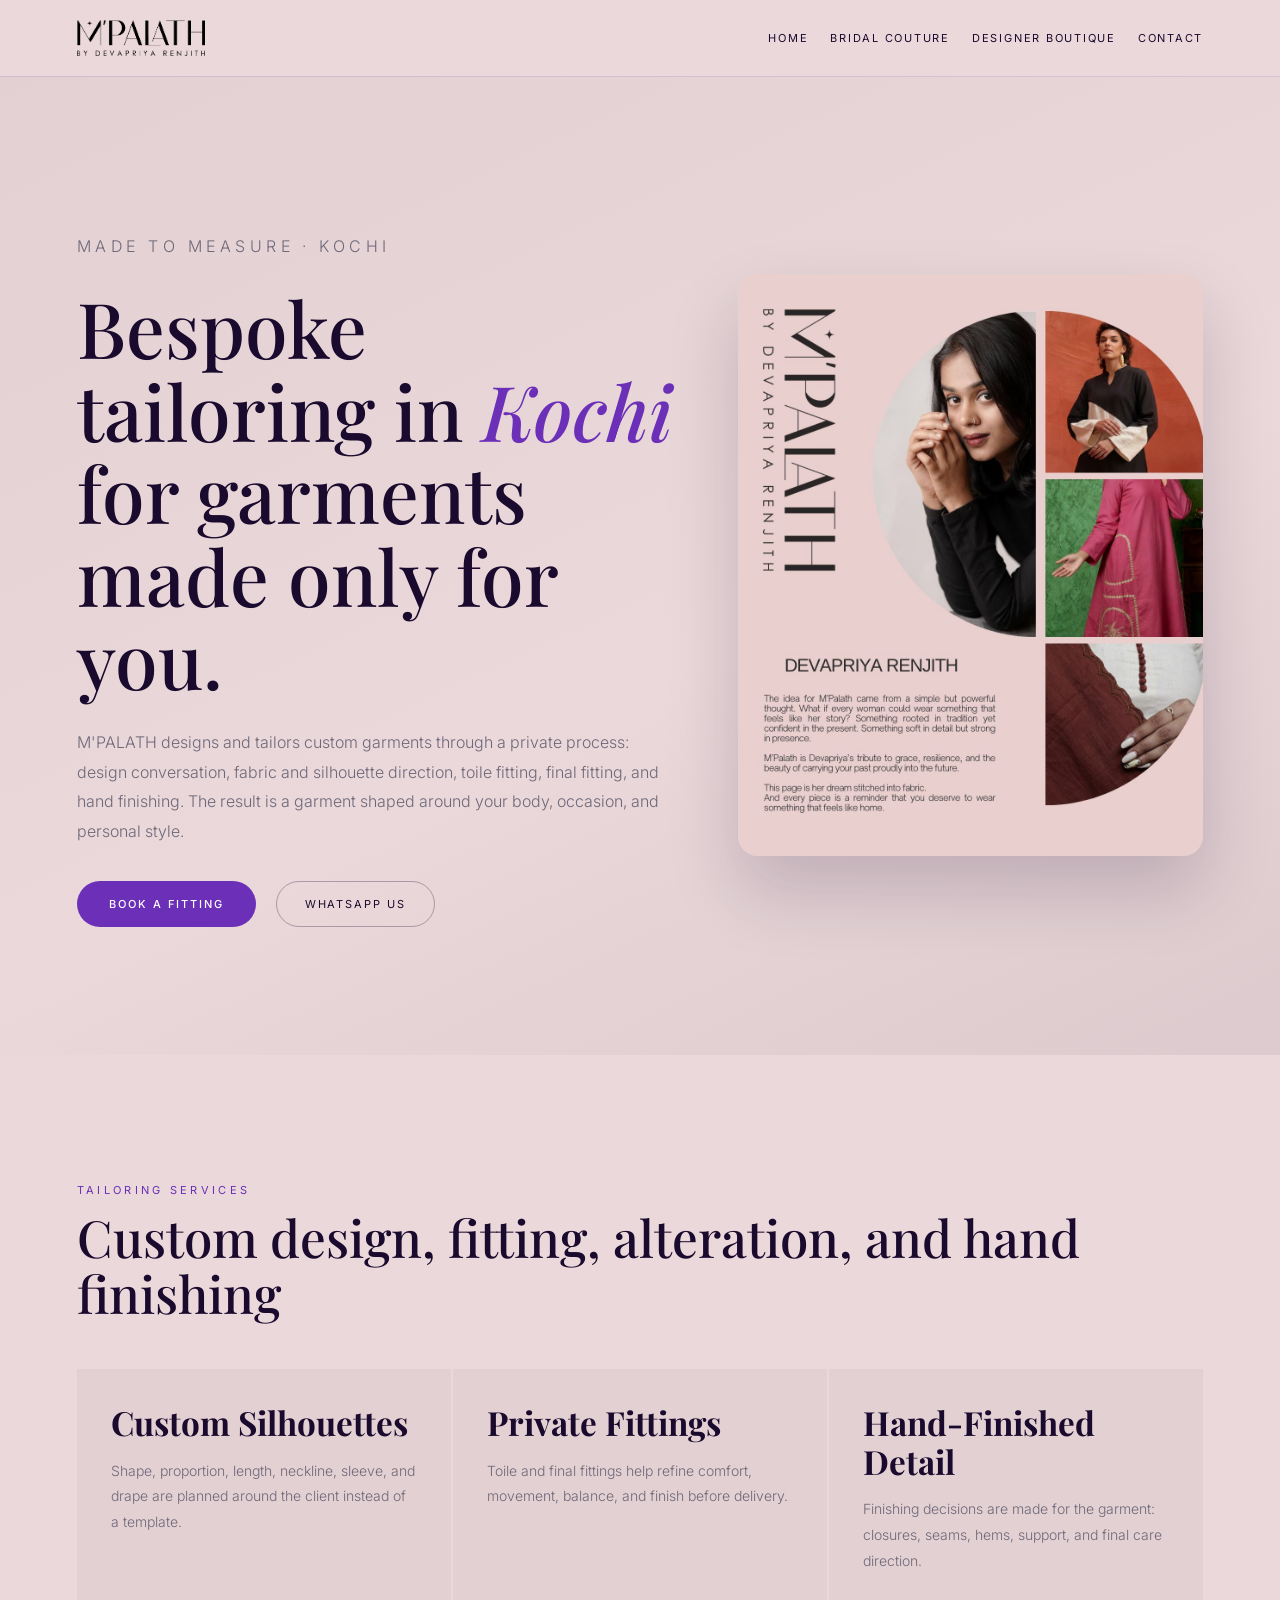
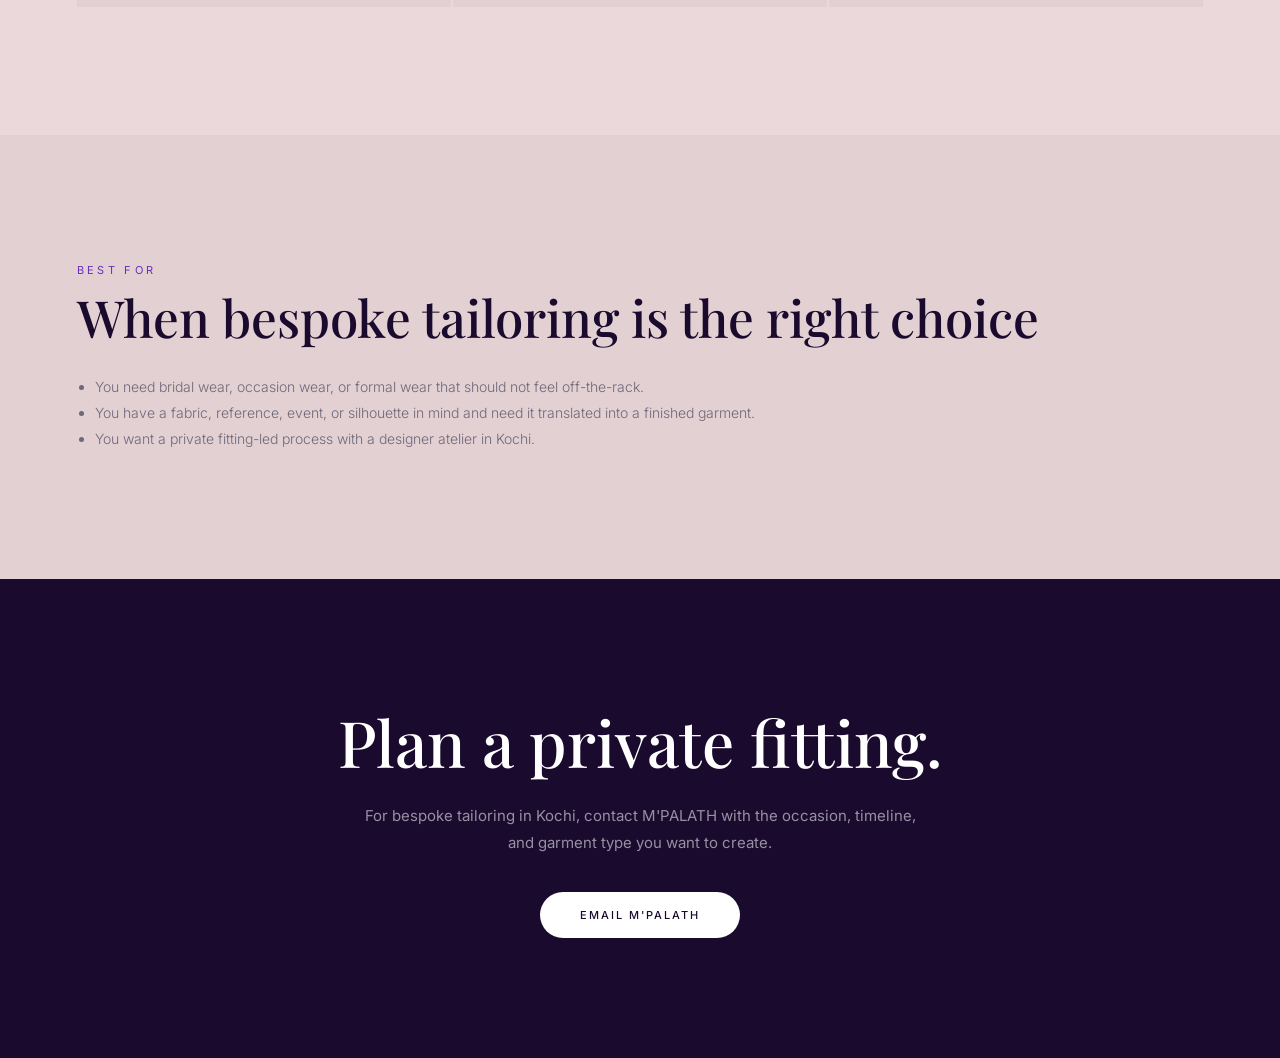
<file: bespoke-tailoring-kochi.html>
<!DOCTYPE html>
<html lang="en">

<head>
  <meta charset="UTF-8">
  <meta name="viewport" content="width=device-width, initial-scale=1.0">
  <meta name="theme-color" content="#0E0718">
  <meta name="robots" content="index, follow, max-image-preview:large, max-snippet:-1, max-video-preview:-1">
  <meta name="author" content="M'PALATH by Devapriya Renjith">
  <meta name="geo.region" content="IN-KL">
  <meta name="geo.placename" content="Kochi, Kerala">
  <link rel="canonical" href="https://www.mpalath.com/bespoke-tailoring-kochi.html">
  <link rel="icon" href="/favicon.ico" sizes="any">
  <link rel="icon" type="image/svg+xml" href="/assets/favicon.svg">
  <link rel="icon" type="image/png" sizes="48x48" href="/assets/favicon-48.png">
  <link rel="icon" type="image/png" sizes="96x96" href="/assets/favicon-96.png">
  <link rel="apple-touch-icon" sizes="180x180" href="/assets/apple-touch-icon.png">
  <link rel="manifest" href="/site.webmanifest">
  <title>Bespoke Tailoring in Kochi | M'PALATH Designer Atelier</title>
  <meta name="description"
    content="M'PALATH offers bespoke tailoring in Kochi for bridal wear, occasion wear, and made-to-measure garments with design, fabric, fitting, and finishing by appointment.">
  <meta property="og:type" content="website">
  <meta property="og:locale" content="en_IN">
  <meta property="og:site_name" content="M'PALATH">
  <meta property="og:url" content="https://www.mpalath.com/bespoke-tailoring-kochi.html">
  <meta property="og:title" content="Bespoke Tailoring in Kochi | M'PALATH">
  <meta property="og:description"
    content="Made-to-measure bridal, occasion, and special garments through private fittings in Kochi.">
  <meta property="og:image" content="https://www.mpalath.com/assets/og-image.jpg">
  <meta name="twitter:card" content="summary_large_image">
  <meta name="twitter:title" content="Bespoke Tailoring in Kochi | M'PALATH">
  <meta name="twitter:description" content="Private bespoke tailoring appointments for custom garments in Kochi.">
  <meta name="twitter:image" content="https://www.mpalath.com/assets/og-image.jpg">
  <script type="application/ld+json">
  {
    "@context": "https://schema.org",
    "@graph": [
      {
        "@type": "Service",
        "@id": "https://www.mpalath.com/bespoke-tailoring-kochi.html#service",
        "name": "Bespoke Tailoring in Kochi",
        "serviceType": "Bespoke tailoring",
        "provider": { "@id": "https://www.mpalath.com/#boutique" },
        "areaServed": { "@type": "City", "name": "Kochi" },
        "description": "Personalized garment design, silhouette development, fabric guidance, toile fittings, and hand-finished bespoke tailoring in Kochi."
      },
      {
        "@type": "WebPage",
        "@id": "https://www.mpalath.com/bespoke-tailoring-kochi.html#webpage",
        "url": "https://www.mpalath.com/bespoke-tailoring-kochi.html",
        "name": "Bespoke Tailoring in Kochi | M'PALATH Designer Atelier",
        "about": { "@id": "https://www.mpalath.com/bespoke-tailoring-kochi.html#service" },
        "isPartOf": { "@id": "https://www.mpalath.com/#website" },
        "inLanguage": "en-IN"
      },
      {
        "@type": "BreadcrumbList",
        "@id": "https://www.mpalath.com/bespoke-tailoring-kochi.html#breadcrumb",
        "itemListElement": [
          { "@type": "ListItem", "position": 1, "name": "Home", "item": "https://www.mpalath.com/" },
          { "@type": "ListItem", "position": 2, "name": "Bespoke Tailoring Kochi", "item": "https://www.mpalath.com/bespoke-tailoring-kochi.html" }
        ]
      }
    ]
  }
  </script>
  <link rel="preconnect" href="https://fonts.googleapis.com">
  <link rel="preconnect" href="https://fonts.gstatic.com" crossorigin>
  <link
    href="https://fonts.googleapis.com/css2?family=Playfair+Display:ital,wght@0,400;0,500;0,600;0,700;1,400;1,500&family=Inter:wght@300;400;500&display=swap"
    rel="stylesheet">
  <link rel="stylesheet" href="styles.css">
</head>

<body class="intent-page">
  <nav class="intent-nav">
    <a href="/" class="nav-logo" aria-label="M'PALATH home">
      <img src="assets/mpalath-logo.png" alt="M'PALATH Studio Logo" class="nav-logo-img">
    </a>
    <div class="intent-nav-links" aria-label="Service navigation">
      <a href="/">Home</a>
      <a href="bridal-couture-kochi.html">Bridal Couture</a>
      <a href="designer-boutique-kochi.html">Designer Boutique</a>
      <a href="/#contact-cta">Contact</a>
    </div>
  </nav>

  <main>
    <section class="intent-hero">
      <div>
        <p class="intent-kicker">Made to Measure · Kochi</p>
        <h1>Bespoke tailoring in <em>Kochi</em> for garments made only for you.</h1>
        <p>
          M'PALATH designs and tailors custom garments through a private process: design conversation, fabric and
          silhouette direction, toile fitting, final fitting, and hand finishing. The result is a garment shaped around
          your body, occasion, and personal style.
        </p>
        <div class="hero-cta-row" style="opacity:1; transform:none; margin-top:34px;">
          <a href="/#contact-cta" class="btn-primary">Book a Fitting</a>
          <a href="https://wa.me/919633009867" class="btn-outline" target="_blank" rel="noopener">WhatsApp Us</a>
        </div>
      </div>
      <img src="assets/about.jpg" alt="Hand-stitching and bespoke tailoring detail at M'PALATH Kochi" loading="eager">
    </section>

    <section class="intent-section">
      <span class="section-label">Tailoring Services</span>
      <h2 class="section-title">Custom design, fitting, alteration, and hand finishing</h2>
      <div class="intent-grid">
        <article class="intent-card">
          <h3>Custom Silhouettes</h3>
          <p>Shape, proportion, length, neckline, sleeve, and drape are planned around the client instead of a template.</p>
        </article>
        <article class="intent-card">
          <h3>Private Fittings</h3>
          <p>Toile and final fittings help refine comfort, movement, balance, and finish before delivery.</p>
        </article>
        <article class="intent-card">
          <h3>Hand-Finished Detail</h3>
          <p>Finishing decisions are made for the garment: closures, seams, hems, support, and final care direction.</p>
        </article>
      </div>
    </section>

    <section class="intent-section" style="background: var(--cream);">
      <span class="section-label">Best For</span>
      <h2 class="section-title">When bespoke tailoring is the right choice</h2>
      <ul class="intent-list">
        <li>You need bridal wear, occasion wear, or formal wear that should not feel off-the-rack.</li>
        <li>You have a fabric, reference, event, or silhouette in mind and need it translated into a finished garment.</li>
        <li>You want a private fitting-led process with a designer atelier in Kochi.</li>
      </ul>
    </section>

    <section class="intent-cta">
      <h2>Plan a private fitting.</h2>
      <p>For bespoke tailoring in Kochi, contact M'PALATH with the occasion, timeline, and garment type you want to create.</p>
      <a href="mailto:m.palatth@gmail.com" class="btn-white">Email M'PALATH</a>
    </section>
  </main>
</body>

</html>
</file>
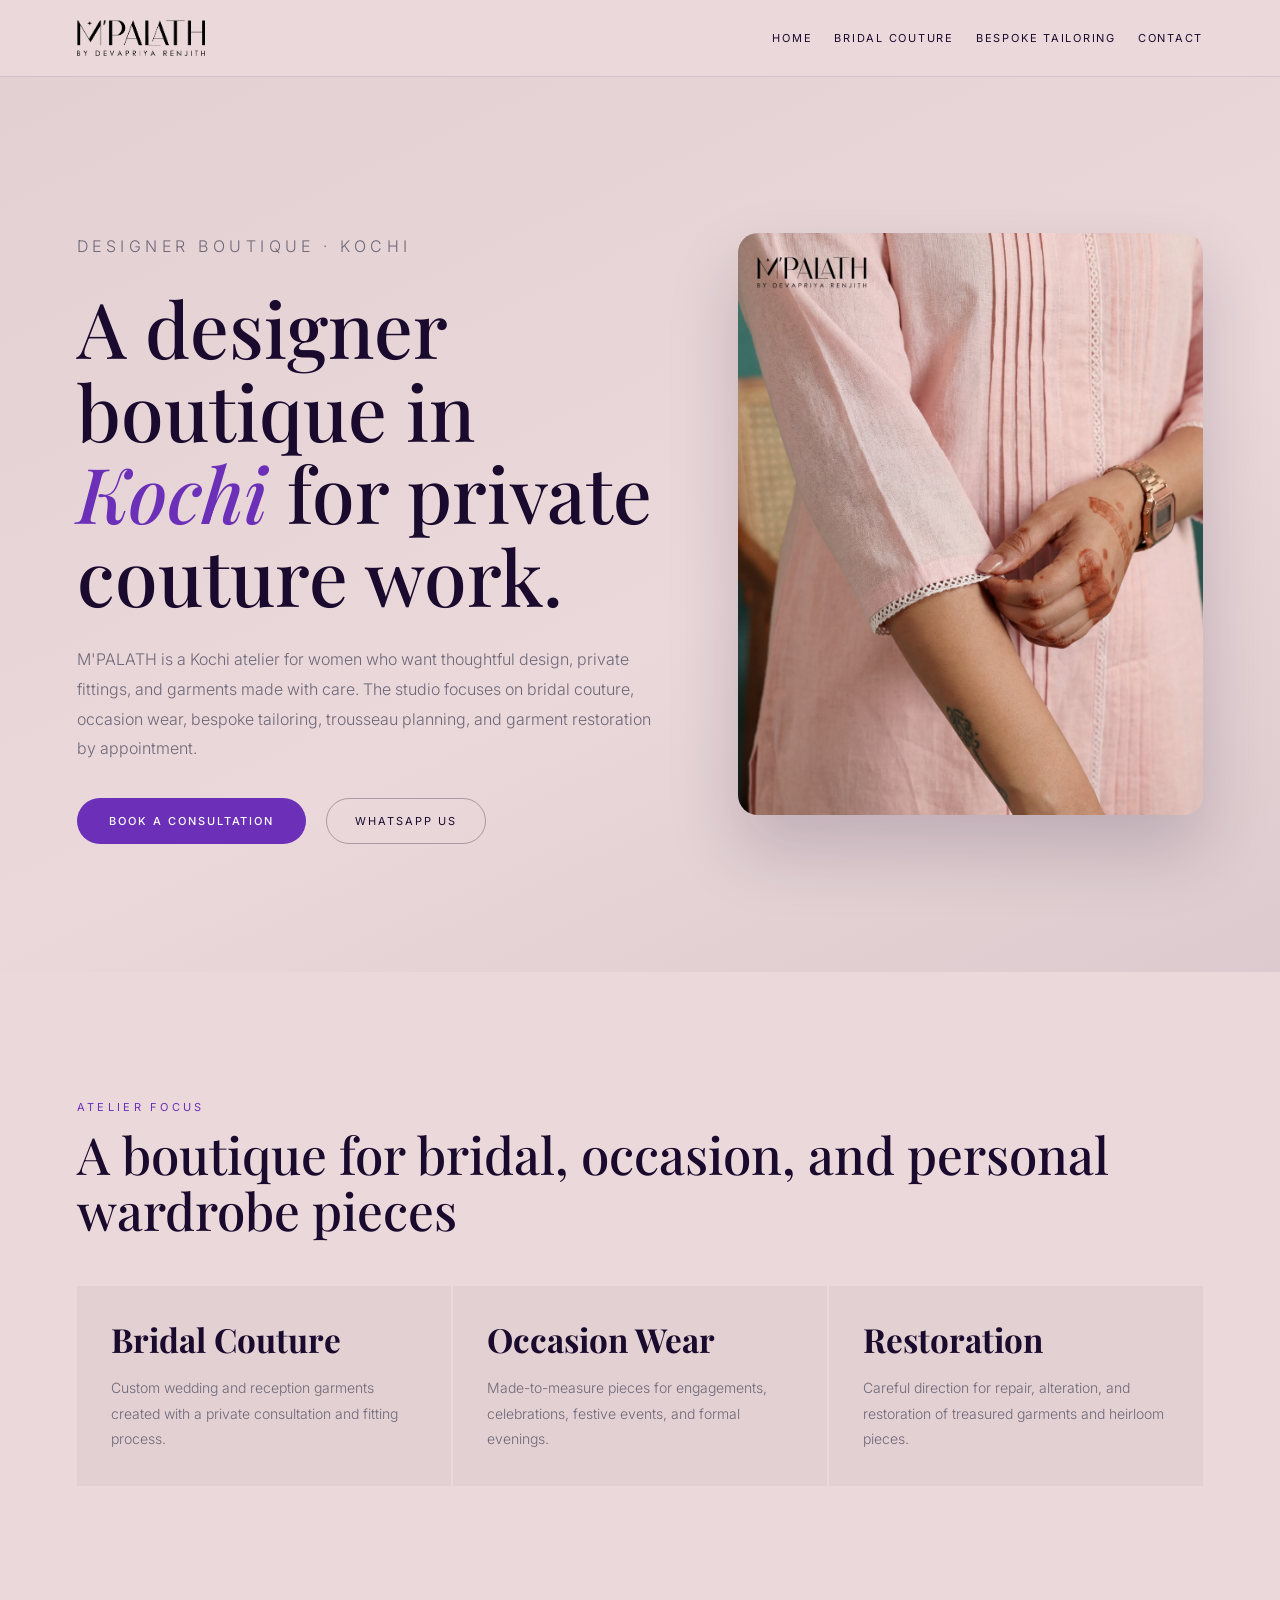
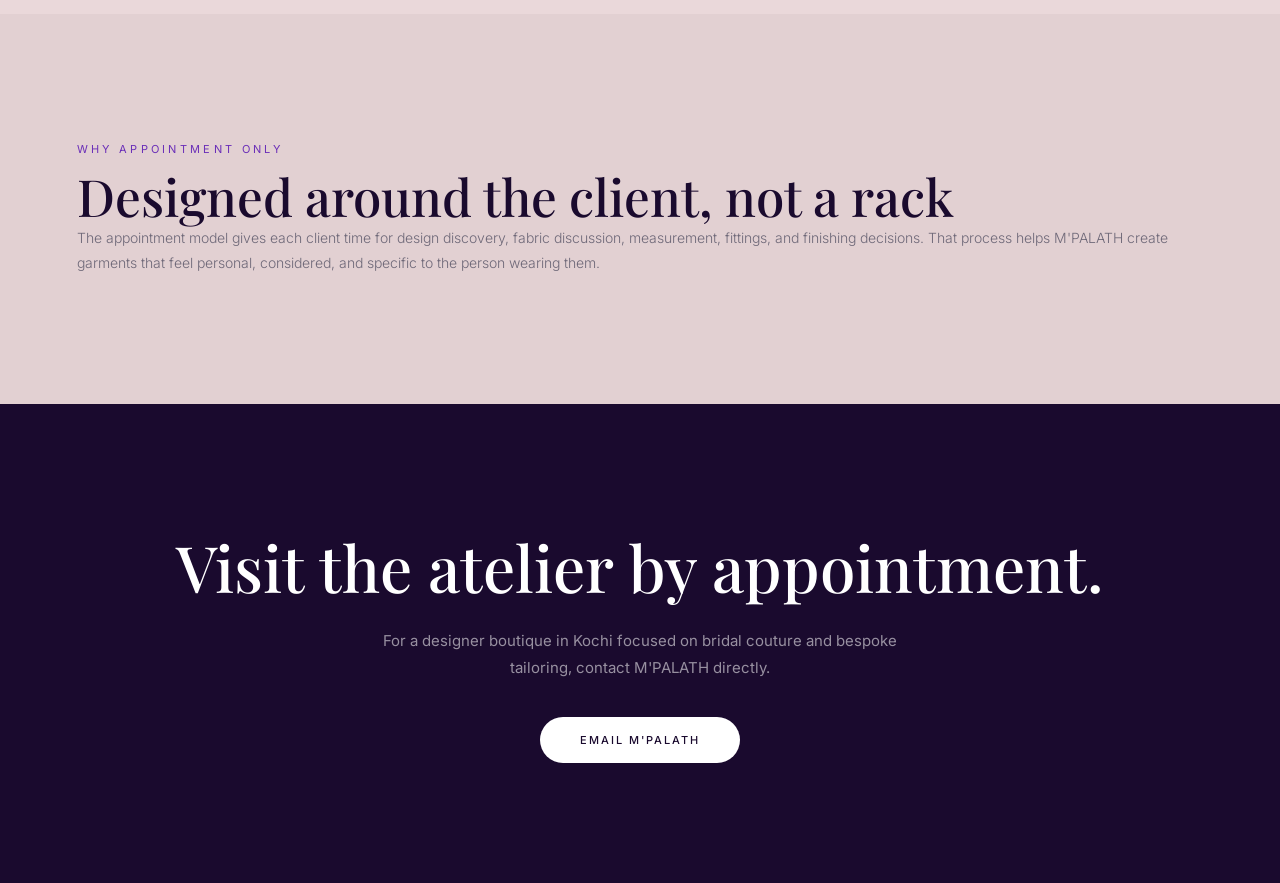
<file: designer-boutique-kochi.html>
<!DOCTYPE html>
<html lang="en">

<head>
  <meta charset="UTF-8">
  <meta name="viewport" content="width=device-width, initial-scale=1.0">
  <meta name="theme-color" content="#0E0718">
  <meta name="robots" content="index, follow, max-image-preview:large, max-snippet:-1, max-video-preview:-1">
  <meta name="author" content="M'PALATH by Devapriya Renjith">
  <meta name="geo.region" content="IN-KL">
  <meta name="geo.placename" content="Kochi, Kerala">
  <link rel="canonical" href="https://www.mpalath.com/designer-boutique-kochi.html">
  <link rel="icon" href="/favicon.ico" sizes="any">
  <link rel="icon" type="image/svg+xml" href="/assets/favicon.svg">
  <link rel="icon" type="image/png" sizes="48x48" href="/assets/favicon-48.png">
  <link rel="icon" type="image/png" sizes="96x96" href="/assets/favicon-96.png">
  <link rel="apple-touch-icon" sizes="180x180" href="/assets/apple-touch-icon.png">
  <link rel="manifest" href="/site.webmanifest">
  <title>Designer Boutique in Kochi | M'PALATH Luxury Atelier</title>
  <meta name="description"
    content="M'PALATH is a designer boutique in Kochi for bridal couture, bespoke tailoring, occasion wear, trousseau curation, and garment restoration by appointment.">
  <meta property="og:type" content="website">
  <meta property="og:locale" content="en_IN">
  <meta property="og:site_name" content="M'PALATH">
  <meta property="og:url" content="https://www.mpalath.com/designer-boutique-kochi.html">
  <meta property="og:title" content="Designer Boutique in Kochi | M'PALATH">
  <meta property="og:description"
    content="Appointment-only designer boutique in Kochi for bridal couture, bespoke tailoring, and occasion wear.">
  <meta property="og:image" content="https://www.mpalath.com/assets/og-image.jpg">
  <meta name="twitter:card" content="summary_large_image">
  <meta name="twitter:title" content="Designer Boutique in Kochi | M'PALATH">
  <meta name="twitter:description" content="Luxury Kochi atelier for bridal couture, occasion wear, and bespoke tailoring.">
  <meta name="twitter:image" content="https://www.mpalath.com/assets/og-image.jpg">
  <script type="application/ld+json">
  {
    "@context": "https://schema.org",
    "@graph": [
      {
        "@type": "FashionBoutique",
        "@id": "https://www.mpalath.com/#boutique",
        "name": "M'PALATH",
        "url": "https://www.mpalath.com/",
        "email": "m.palatth@gmail.com",
        "telephone": "+919633009867",
        "address": {
          "@type": "PostalAddress",
          "addressLocality": "Kochi",
          "addressRegion": "Kerala",
          "addressCountry": "IN"
        },
        "founder": { "@type": "Person", "name": "Devapriya Renjith" },
        "sameAs": ["https://www.instagram.com/m.palath_/"]
      },
      {
        "@type": "WebPage",
        "@id": "https://www.mpalath.com/designer-boutique-kochi.html#webpage",
        "url": "https://www.mpalath.com/designer-boutique-kochi.html",
        "name": "Designer Boutique in Kochi | M'PALATH Luxury Atelier",
        "about": { "@id": "https://www.mpalath.com/#boutique" },
        "isPartOf": { "@id": "https://www.mpalath.com/#website" },
        "inLanguage": "en-IN"
      },
      {
        "@type": "BreadcrumbList",
        "@id": "https://www.mpalath.com/designer-boutique-kochi.html#breadcrumb",
        "itemListElement": [
          { "@type": "ListItem", "position": 1, "name": "Home", "item": "https://www.mpalath.com/" },
          { "@type": "ListItem", "position": 2, "name": "Designer Boutique Kochi", "item": "https://www.mpalath.com/designer-boutique-kochi.html" }
        ]
      }
    ]
  }
  </script>
  <link rel="preconnect" href="https://fonts.googleapis.com">
  <link rel="preconnect" href="https://fonts.gstatic.com" crossorigin>
  <link
    href="https://fonts.googleapis.com/css2?family=Playfair+Display:ital,wght@0,400;0,500;0,600;0,700;1,400;1,500&family=Inter:wght@300;400;500&display=swap"
    rel="stylesheet">
  <link rel="stylesheet" href="styles.css">
</head>

<body class="intent-page">
  <nav class="intent-nav">
    <a href="/" class="nav-logo" aria-label="M'PALATH home">
      <img src="assets/mpalath-logo.png" alt="M'PALATH Studio Logo" class="nav-logo-img">
    </a>
    <div class="intent-nav-links" aria-label="Service navigation">
      <a href="/">Home</a>
      <a href="bridal-couture-kochi.html">Bridal Couture</a>
      <a href="bespoke-tailoring-kochi.html">Bespoke Tailoring</a>
      <a href="/#contact-cta">Contact</a>
    </div>
  </nav>

  <main>
    <section class="intent-hero">
      <div>
        <p class="intent-kicker">Designer Boutique · Kochi</p>
        <h1>A designer boutique in <em>Kochi</em> for private couture work.</h1>
        <p>
          M'PALATH is a Kochi atelier for women who want thoughtful design, private fittings, and garments made with
          care. The studio focuses on bridal couture, occasion wear, bespoke tailoring, trousseau planning, and garment
          restoration by appointment.
        </p>
        <div class="hero-cta-row" style="opacity:1; transform:none; margin-top:34px;">
          <a href="/#contact-cta" class="btn-primary">Book a Consultation</a>
          <a href="https://wa.me/919633009867" class="btn-outline" target="_blank" rel="noopener">WhatsApp Us</a>
        </div>
      </div>
      <img src="assets/IMAGES/mplth post 04 02.jpg.jpeg" alt="M'PALATH designer boutique occasion wear in Kochi" loading="eager">
    </section>

    <section class="intent-section">
      <span class="section-label">Atelier Focus</span>
      <h2 class="section-title">A boutique for bridal, occasion, and personal wardrobe pieces</h2>
      <div class="intent-grid">
        <article class="intent-card">
          <h3>Bridal Couture</h3>
          <p>Custom wedding and reception garments created with a private consultation and fitting process.</p>
        </article>
        <article class="intent-card">
          <h3>Occasion Wear</h3>
          <p>Made-to-measure pieces for engagements, celebrations, festive events, and formal evenings.</p>
        </article>
        <article class="intent-card">
          <h3>Restoration</h3>
          <p>Careful direction for repair, alteration, and restoration of treasured garments and heirloom pieces.</p>
        </article>
      </div>
    </section>

    <section class="intent-section" style="background: var(--cream);">
      <span class="section-label">Why Appointment Only</span>
      <h2 class="section-title">Designed around the client, not a rack</h2>
      <p>
        The appointment model gives each client time for design discovery, fabric discussion, measurement, fittings, and
        finishing decisions. That process helps M'PALATH create garments that feel personal, considered, and specific to
        the person wearing them.
      </p>
    </section>

    <section class="intent-cta">
      <h2>Visit the atelier by appointment.</h2>
      <p>For a designer boutique in Kochi focused on bridal couture and bespoke tailoring, contact M'PALATH directly.</p>
      <a href="mailto:m.palatth@gmail.com" class="btn-white">Email M'PALATH</a>
    </section>
  </main>
</body>

</html>
</file>
<file: styles.css>
/* =========================================
   M'PALATH — DESIGNER STUDIO
   Luxury Fashion CSS Design System
   ========================================= */

@import url('https://fonts.googleapis.com/css2?family=Playfair+Display:ital,wght@0,400;0,500;0,600;0,700;1,400;1,500&family=Inter:wght@300;400;500&display=swap');

/* ── Reset & Base ── */
*,
*::before,
*::after {
  box-sizing: border-box;
  margin: 0;
  padding: 0;
}

:root {
  --cream: #E2D0D2;
  --lavender-mist: #DCCACE;
  --deep-plum: #1A0A2E;
  --purple: #6B2FB8;
  --purple-light: #9A6EE0;
  --warm-white: #EAD8DA;
  --ink: #1C1A21;
  --gray-mid: #6E6878;
  --gray-light: #C8C0D4;
  --border: rgba(107, 47, 184, 0.12);
  --shadow: rgba(26, 10, 46, 0.08);

  --font-serif: 'Playfair Display', Georgia, serif;
  --font-sans: 'Inter', -apple-system, sans-serif;

  --nav-h: 76px;
  --section-pad: clamp(80px, 10vw, 140px);
  --side-pad: clamp(24px, 6vw, 80px);
  --transition: 0.55s cubic-bezier(0.22, 1, 0.36, 1);
}

html {
  scroll-behavior: smooth;
  overflow-x: hidden;
}

body {
  font-family: var(--font-sans);
  background: var(--cream);
  color: var(--ink);
  overflow-x: hidden;
  cursor: none;
}

/* ── Custom Cursor ── */
#cursor {
  position: fixed;
  width: 12px;
  height: 12px;
  background: var(--purple);
  border-radius: 50%;
  pointer-events: none;
  z-index: 10000;
  transform: translate(-50%, -50%);
  transition: width 0.5s cubic-bezier(0.25, 1, 0.25, 1), height 0.5s cubic-bezier(0.25, 1, 0.25, 1), background 0.5s ease;
  will-change: left, top;
}

#cursor-follower {
  position: fixed;
  width: 36px;
  height: 36px;
  border: 1px solid rgba(107, 47, 184, 0.4);
  border-radius: 50%;
  pointer-events: none;
  z-index: 9999;
  transform: translate(-50%, -50%);
  transition: width 0.5s ease, height 0.5s ease, opacity 0.4s ease;
  will-change: left, top;
}

body:has(a:hover) #cursor,
body:has(button:hover) #cursor {
  width: 20px;
  height: 20px;
}

/* ── Loader ── */
#loader-overlay {
  position: fixed;
  inset: 0;
  z-index: 9998;
  display: flex;
  justify-content: center;
  align-items: center;
  flex-direction: column;
  background-color: #FFF3EF;
  background-image: radial-gradient(circle at 50% 50%, rgba(255, 255, 255, 0.7) 0%, rgba(246, 183, 169, 0.15) 100%);
  transition: opacity 1s ease, visibility 1s ease;
}

.loader-content {
  position: relative;
  display: flex;
  flex-direction: column;
  align-items: center;
}

.wordmark-container {
  position: relative;
  display: inline-block;
  padding: 20px 40px;
}

.wordmark-base {
  font-family: var(--font-serif);
  font-size: clamp(48px, 8vw, 90px);
  letter-spacing: 0.15em;
  color: rgba(0, 0, 0, 0.04);
  text-shadow: 1px 1px 1px rgba(255, 255, 255, 0.5);
}

.wordmark-reveal {
  position: absolute;
  top: 50%;
  left: 50%;
  transform: translate(-50%, -50%);
  white-space: nowrap;
  clip-path: inset(0 100% 0 0);
  display: flex;
  align-items: center;
  justify-content: center;
}

.loader-logo-img {
  height: clamp(60px, 10vw, 100px);
  width: auto;
  /* Dark logo on light loader background — keep naturally dark */
  filter: brightness(0) saturate(100%);
  display: block;
}

.loader-subtitle {
  margin-top: 2rem;
  font-family: var(--font-sans);
  text-transform: uppercase;
  letter-spacing: 0.35em;
  font-size: 12px;
  font-weight: 300;
  color: #6E4A8A;
  opacity: 0;
  transform: translateY(10px);
  transition: opacity 1.2s ease, transform 1.2s ease;
  text-align: center;
}

.needle-wrapper {
  position: absolute;
  top: 0;
  left: 40px;
  width: 100%;
  height: 100%;
  pointer-events: none;
  opacity: 0;
}

.needle-svg {
  position: absolute;
  top: 60px;
  left: 0;
  width: 50px;
  height: 50px;
  filter: drop-shadow(-2px 4px 4px rgba(0, 0, 0, 0.3));
}

/* ── Navigation ── */
nav {
  position: fixed;
  top: 0;
  left: 0;
  right: 0;
  height: var(--nav-h);
  display: flex;
  align-items: center;
  justify-content: space-between;
  padding: 0 var(--side-pad);
  z-index: 900;
  mix-blend-mode: multiply;
  transition: background var(--transition), box-shadow var(--transition);
}

nav.scrolled {
  background: rgba(250, 247, 244, 0.92);
  backdrop-filter: blur(16px);
  box-shadow: 0 1px 0 var(--border);
  mix-blend-mode: normal;
}

.nav-logo {
  display: flex;
  align-items: center;
  text-decoration: none;
}

.nav-logo-img {
  height: 36px;
  width: auto;
  /* The SVG uses currentColor — on light nav it should be dark */
  filter: brightness(0) saturate(100%);
  transition: opacity 0.3s ease;
  display: block;
}

.nav-logo-img:hover {
  opacity: 0.75;
}

.nav-menu-btn {
  font-family: var(--font-sans);
  font-size: 12px;
  font-weight: 400;
  letter-spacing: 0.2em;
  text-transform: uppercase;
  color: var(--deep-plum);
  background: transparent;
  border: 1px solid var(--deep-plum);
  border-radius: 100px;
  padding: 10px 22px;
  cursor: none;
  transition: all var(--transition);
}

.nav-menu-btn:hover {
  background: var(--deep-plum);
  color: var(--cream);
}

/* Full-screen overlay menu */
.nav-overlay {
  position: fixed;
  inset: 0;
  background: var(--deep-plum);
  z-index: 950;
  display: flex;
  flex-direction: column;
  justify-content: center;
  align-items: flex-start;
  padding: var(--section-pad) var(--side-pad);
  opacity: 0;
  visibility: hidden;
  transition: opacity var(--transition), visibility var(--transition);
}

.nav-overlay.open {
  opacity: 1;
  visibility: visible;
}

.nav-overlay .overlay-close {
  position: absolute;
  top: 28px;
  right: var(--side-pad);
  font-family: var(--font-sans);
  font-size: 12px;
  letter-spacing: 0.2em;
  text-transform: uppercase;
  color: rgba(255, 255, 255, 0.5);
  background: none;
  border: 1px solid rgba(255, 255, 255, 0.2);
  border-radius: 100px;
  padding: 10px 22px;
  cursor: none;
  transition: color var(--transition), border-color var(--transition);
}

.nav-overlay .overlay-close:hover {
  color: #fff;
  border-color: rgba(255, 255, 255, 0.5);
}

.overlay-nav-links {
  list-style: none;
  margin-top: 40px;
}

.overlay-nav-links li {
  overflow: hidden;
  padding: 8px 0;
}

.overlay-nav-links a {
  font-family: var(--font-serif);
  font-size: clamp(42px, 7vw, 80px);
  font-weight: 400;
  color: rgba(255, 255, 255, 0.85);
  text-decoration: none;
  display: inline-block;
  transform: translateY(100%);
  transition: color var(--transition), transform var(--transition);
}

.nav-overlay.open .overlay-nav-links a {
  transform: translateY(0);
}

.overlay-nav-links a:hover {
  color: #fff;
}

.overlay-nav-links li:nth-child(1) a {
  transition-delay: 0.05s;
}

.overlay-nav-links li:nth-child(2) a {
  transition-delay: 0.10s;
}

.overlay-nav-links li:nth-child(3) a {
  transition-delay: 0.15s;
}

.overlay-nav-links li:nth-child(4) a {
  transition-delay: 0.20s;
}

.overlay-nav-links li:nth-child(5) a {
  transition-delay: 0.25s;
}

.overlay-footer {
  position: absolute;
  bottom: 40px;
  left: var(--side-pad);
  right: var(--side-pad);
  display: flex;
  justify-content: space-between;
  align-items: flex-end;
  border-top: 1px solid rgba(255, 255, 255, 0.12);
  padding-top: 24px;
}

.overlay-footer span {
  font-family: var(--font-sans);
  font-size: 12px;
  letter-spacing: 0.12em;
  color: rgba(255, 255, 255, 0.4);
  text-transform: uppercase;
}

/* ── Hero Section ── */
#hero {
  min-height: 100vh;
  display: grid;
  grid-template-columns: 1fr 1fr;
  align-items: center;
  padding: 20px var(--side-pad) 0;
  background: linear-gradient(155deg, #E2D0D2 0%, #DCCACE 60%, #D5C1C8 100%);
  position: relative;
  overflow: hidden;
}

.hero-left {
  display: flex;
  flex-direction: column;
  justify-content: center;
  padding-right: 40px;
  z-index: 2;
}

.hero-eyebrow {
  font-family: var(--font-sans);
  font-size: 11px;
  font-weight: 400;
  letter-spacing: 0.3em;
  text-transform: uppercase;
  color: var(--purple);
  margin-bottom: 28px;
  opacity: 0;
  transform: translateY(20px);
  transition: opacity 0.9s ease 0.3s, transform 0.9s ease 0.3s;
}

.hero-headline {
  font-family: var(--font-serif);
  font-size: clamp(40px, 5.5vw, 76px);
  font-weight: 500;
  line-height: 1.12;
  color: var(--deep-plum);
  margin-bottom: 28px;
  opacity: 0;
  transform: translateY(30px);
  transition: opacity 0.9s ease 0.5s, transform 0.9s ease 0.5s;
}

.hero-headline em {
  font-style: italic;
  color: var(--purple);
}

.hero-subtext {
  font-family: var(--font-sans);
  font-size: 14px;
  font-weight: 300;
  line-height: 1.8;
  color: var(--gray-mid);
  max-width: 340px;
  margin-bottom: 44px;
  opacity: 0;
  transform: translateY(20px);
  transition: opacity 0.9s ease 0.7s, transform 0.9s ease 0.7s;
}

.hero-cta-row {
  display: flex;
  align-items: center;
  gap: 20px;
  flex-wrap: wrap;
  opacity: 0;
  transform: translateY(20px);
  transition: opacity 0.9s ease 0.9s, transform 0.9s ease 0.9s;
}

.btn-primary {
  font-family: var(--font-sans);
  font-size: 11px;
  font-weight: 500;
  letter-spacing: 0.18em;
  text-transform: uppercase;
  color: #fff;
  background: var(--purple);
  border: none;
  border-radius: 100px;
  padding: 16px 32px;
  cursor: none;
  text-decoration: none;
  transition: background var(--transition), transform var(--transition), box-shadow var(--transition);
  display: inline-block;
}

.btn-primary:hover {
  background: var(--deep-plum);
  transform: translateY(-2px);
  box-shadow: 0 12px 32px rgba(107, 47, 184, 0.3);
}

.btn-outline {
  font-family: var(--font-sans);
  font-size: 11px;
  font-weight: 400;
  letter-spacing: 0.18em;
  text-transform: uppercase;
  color: var(--deep-plum);
  background: transparent;
  border: 1px solid rgba(26, 10, 46, 0.3);
  border-radius: 100px;
  padding: 15px 28px;
  cursor: none;
  text-decoration: none;
  transition: all var(--transition);
  display: inline-block;
}

.btn-outline:hover {
  border-color: var(--purple);
  color: var(--purple);
}

.hero-ticker {
  position: absolute;
  bottom: 0;
  left: 0;
  right: 0;
  height: 44px;
  border-top: 1px solid var(--border);
  display: flex;
  align-items: center;
  overflow: hidden;
  background: rgba(255, 255, 255, 0.3);
}

.ticker-track {
  display: flex;
  gap: 60px;
  white-space: nowrap;
  animation: ticker 28s linear infinite;
}

.ticker-track span {
  font-family: var(--font-sans);
  font-size: 10px;
  letter-spacing: 0.25em;
  text-transform: uppercase;
  color: var(--gray-mid);
}

.ticker-track .dot {
  color: var(--purple);
  letter-spacing: 0;
}

@keyframes ticker {
  from {
    transform: translateX(0);
  }

  to {
    transform: translateX(-50%);
  }
}

/* Hero Right Image */
.hero-right {
  position: relative;
  display: flex;
  align-items: center;
  justify-content: flex-end;
  height: 100vh;
  padding-top: 20px;
  opacity: 0;
  transform: translateX(30px);
  transition: opacity 1s ease 0.6s, transform 1s ease 0.6s;
}

.hero-image-frame {
  width: 88%;
  height: 78vh;
  border-radius: 28px 28px 28px 60px;
  overflow: hidden;
  position: relative;
  box-shadow:
    0 40px 80px rgba(26, 10, 46, 0.18),
    inset 0 0 0 1px rgba(255, 255, 255, 0.6);
}

.hero-image-frame img,
.hero-image-frame .hero-slide {
  position: absolute;
  top: 0;
  left: 0;
  width: 100%;
  height: 100%;
  object-fit: cover;
  object-position: top center;
  opacity: 0;
  transition: opacity 1.2s ease;
}

.hero-image-frame .hero-slide.active {
  opacity: 1;
}




.hero-image-label {
  position: absolute;
  bottom: 24px;
  left: 24px;
  background: rgba(26, 10, 46, 0.55);
  backdrop-filter: blur(12px);
  border-radius: 8px;
  padding: 10px 16px;
  display: flex;
  align-items: center;
  gap: 8px;
}

.hero-image-label span {
  font-family: var(--font-sans);
  font-size: 10px;
  letter-spacing: 0.2em;
  text-transform: uppercase;
  color: rgba(255, 255, 255, 0.75);
}

.hero-image-label .label-dot {
  width: 6px;
  height: 6px;
  border-radius: 50%;
  background: var(--purple-light);
  animation: pulse 2s ease-in-out infinite;
}

@keyframes pulse {

  0%,
  100% {
    opacity: 1;
    transform: scale(1);
  }

  50% {
    opacity: 0.5;
    transform: scale(0.85);
  }
}

/* Animated state = visible */
.hero-visible .hero-eyebrow,
.hero-visible .hero-headline,
.hero-visible .hero-subtext,
.hero-visible .hero-cta-row,
.hero-visible .hero-right {
  opacity: 1;
  transform: translate(0);
}

/* Bottom info row */
.hero-bottom-row {
  position: absolute;
  bottom: 44px;
  left: var(--side-pad);
  right: var(--side-pad);
  display: flex;
  justify-content: space-between;
  align-items: center;
}

.hero-bottom-row span {
  font-family: var(--font-sans);
  font-size: 10px;
  letter-spacing: 0.25em;
  text-transform: uppercase;
  color: var(--gray-mid);
}

/* ── About Section ── */
#about {
  padding: var(--section-pad) var(--side-pad);
  background: var(--warm-white);
  display: grid;
  grid-template-columns: 1fr 1fr;
  gap: 80px;
  align-items: start;
}

.about-label {
  font-family: var(--font-sans);
  font-size: 11px;
  letter-spacing: 0.3em;
  text-transform: uppercase;
  color: var(--purple);
  margin-bottom: 28px;
}

.about-headline {
  font-family: var(--font-serif);
  font-size: clamp(32px, 4vw, 54px);
  font-weight: 400;
  line-height: 1.2;
  color: var(--deep-plum);
  margin-bottom: 32px;
}

.about-headline em {
  font-style: italic;
  color: var(--purple);
}

.about-text {
  font-family: var(--font-sans);
  font-size: 15px;
  line-height: 1.9;
  color: var(--gray-mid);
  font-weight: 300;
  margin-bottom: 24px;
}

.about-stats {
  display: grid;
  grid-template-columns: 1fr 1fr;
  gap: 24px;
  margin-top: 48px;
}

.stat-block {
  border-top: 1px solid var(--border);
  padding-top: 20px;
}

.stat-num {
  font-family: var(--font-serif);
  font-size: 44px;
  font-weight: 500;
  color: var(--deep-plum);
  line-height: 1;
  margin-bottom: 8px;
}

.stat-label {
  font-family: var(--font-sans);
  font-size: 11px;
  letter-spacing: 0.2em;
  text-transform: uppercase;
  color: var(--gray-mid);
}

.about-right {
  position: relative;
  padding-top: 60px;
}

.about-image-wrap {
  width: 100%;
  aspect-ratio: 3/4;
  border-radius: 20px;
  overflow: hidden;
  position: relative;
}

.about-image-wrap img {
  width: 100%;
  height: 100%;
  object-fit: cover;
}

.about-quote-card {
  position: absolute;
  bottom: 24px;
  right: -24px;
  left: auto;
  background: rgba(30, 26, 29, 0.85);
  backdrop-filter: blur(16px);
  -webkit-backdrop-filter: blur(16px);
  border-radius: 16px;
  padding: 24px 32px;
  max-width: 290px;
  box-shadow: 0 24px 48px rgba(30, 26, 29, 0.15);
  z-index: 2;
}

.about-quote-card p {
  font-family: var(--font-serif);
  font-size: 16px;
  font-style: italic;
  color: rgba(255, 255, 255, 0.85);
  line-height: 1.6;
  margin-bottom: 12px;
}

.about-quote-card cite {
  font-family: var(--font-sans);
  font-size: 10px;
  letter-spacing: 0.2em;
  text-transform: uppercase;
  color: var(--purple-light);
  font-style: normal;
}

/* ── Collections Section ── */
#collections {
  padding: var(--section-pad) var(--side-pad);
  background: var(--cream);
}

.section-header {
  display: flex;
  justify-content: space-between;
  align-items: flex-end;
  margin-bottom: 64px;
}

.section-label {
  font-family: var(--font-sans);
  font-size: 11px;
  letter-spacing: 0.3em;
  text-transform: uppercase;
  color: var(--purple);
  display: block;
  margin-bottom: 12px;
}

.section-title {
  font-family: var(--font-serif);
  font-size: clamp(32px, 4vw, 54px);
  font-weight: 500;
  color: var(--deep-plum);
  line-height: 1.1;
}

.section-title em {
  font-style: italic;
  color: var(--purple);
}

.section-link {
  font-family: var(--font-sans);
  font-size: 11px;
  letter-spacing: 0.18em;
  text-transform: uppercase;
  color: var(--deep-plum);
  text-decoration: none;
  border-bottom: 1px solid var(--deep-plum);
  padding-bottom: 2px;
  transition: color var(--transition), border-color var(--transition);
}

.section-link:hover {
  color: var(--purple);
  border-color: var(--purple);
}

.collections-grid {
  display: grid;
  grid-template-columns: repeat(4, 1fr);
  grid-template-rows: auto auto;
  gap: 16px;
}

.collection-card {
  position: relative;
  border-radius: 16px;
  overflow: hidden;
  cursor: none;
  background: var(--gray-light);
}

.collection-card-img {
  width: 100%;
  height: 100%;
  object-fit: cover;
  display: block;
  transition: transform 1.2s cubic-bezier(0.25, 1, 0.25, 1);
}

/* Card 1: Main vertical feature */
.collection-card:nth-child(1) {
  grid-column: 1 / 3;
  grid-row: 1 / 3;
}

.collection-card:nth-child(1) .collection-card-img {
  min-height: 700px;
}

/* Card 2: Top Inner */
.collection-card:nth-child(2) {
  grid-column: 3 / 4;
  grid-row: 1;
}

/* Card 3: Top Outer */
.collection-card:nth-child(3) {
  grid-column: 4 / 5;
  grid-row: 1;
}

/* Card 4: Bottom Inner */
.collection-card:nth-child(4) {
  grid-column: 3 / 4;
  grid-row: 2;
}

/* Card 5: Bottom Outer */
.collection-card:nth-child(5) {
  grid-column: 4 / 5;
  grid-row: 2;
}

.collection-card:nth-child(2) .collection-card-img,
.collection-card:nth-child(3) .collection-card-img,
.collection-card:nth-child(4) .collection-card-img,
.collection-card:nth-child(5) .collection-card-img {
  min-height: 342px;
}

.collection-card:hover .collection-card-img {
  transform: scale(1.04);
}

.collection-card-overlay {
  position: absolute;
  inset: 0;
  background: linear-gradient(to top, rgba(30, 26, 29, 0.75) 0%, transparent 60%);
  display: flex;
  flex-direction: column;
  justify-content: flex-end;
  padding: 28px;
  opacity: 0;
  transition: opacity var(--transition);
}

.collection-card:hover .collection-card-overlay {
  opacity: 1;
}

.collection-card-tag {
  font-family: var(--font-sans);
  font-size: 10px;
  letter-spacing: 0.25em;
  text-transform: uppercase;
  color: var(--purple-light);
  margin-bottom: 8px;
}

.collection-card-name {
  font-family: var(--font-serif);
  font-size: clamp(20px, 2.5vw, 30px);
  font-weight: 500;
  color: #fff;
  line-height: 1.2;
}

.collection-card-info {
  position: absolute;
  bottom: 0;
  left: 0;
  right: 0;
  padding: 20px;
  background: linear-gradient(to top, rgba(30, 26, 29, 0.6) 0%, transparent 100%);
}

.collection-card-info .tag {
  font-family: var(--font-sans);
  font-size: 10px;
  letter-spacing: 0.2em;
  text-transform: uppercase;
  color: rgba(255, 255, 255, 0.65);
  margin-bottom: 4px;
  display: block;
}

.collection-card-info .name {
  font-family: var(--font-serif);
  font-size: 20px;
  color: #fff;
}

/* ── Services / Tailoring Section ── */
#services {
  padding: var(--section-pad) var(--side-pad);
  background: var(--deep-plum);
  display: grid;
  grid-template-columns: 4fr 7fr;
  gap: 80px;
  align-items: start;
}

.services-left {
  position: sticky;
  top: 25vh;
}

.services-left .section-label {
  color: rgba(255, 255, 255, 0.45);
}

.services-left .section-title {
  color: #fff;
  margin-bottom: 24px;
}

.services-left p {
  font-family: var(--font-sans);
  font-size: 14px;
  line-height: 1.8;
  color: rgba(255, 255, 255, 0.5);
  font-weight: 300;
  margin-bottom: 36px;
}

.services-left .btn-primary {
  background: var(--purple);
}

.services-right {
  padding-top: 8px;
}

.service-item {
  display: flex;
  align-items: center;
  justify-content: space-between;
  padding: 28px 0;
  border-top: 1px solid rgba(255, 255, 255, 0.1);
  cursor: none;
  transition: padding-left var(--transition);
  position: relative;
  overflow: hidden;
}

.service-item:last-child {
  border-bottom: 1px solid rgba(255, 255, 255, 0.1);
}

.service-item:hover {
  padding-left: 12px;
}

.service-item-left {
  display: grid;
  grid-template-columns: 32px minmax(180px, 280px) minmax(220px, 1fr);
  align-items: baseline;
  gap: 20px;
}

.service-num {
  font-family: var(--font-sans);
  font-size: 11px;
  color: rgba(255, 255, 255, 0.3);
  letter-spacing: 0.1em;
  min-width: 32px;
}

.service-name {
  font-family: var(--font-serif);
  font-size: clamp(22px, 2.5vw, 34px);
  font-weight: 400;
  color: rgba(255, 255, 255, 0.85);
  transition: color var(--transition);
}

.service-desc {
  font-family: var(--font-sans);
  font-size: 13px;
  line-height: 1.7;
  color: rgba(255, 255, 255, 0.45);
  font-weight: 300;
  max-width: 420px;
}

.service-item:hover .service-name {
  color: #fff;
}

.service-arrow {
  width: 36px;
  height: 36px;
  border: 1px solid rgba(255, 255, 255, 0.2);
  border-radius: 50%;
  display: flex;
  align-items: center;
  justify-content: center;
  text-decoration: none;
  transition: all var(--transition);
}

.service-arrow svg {
  width: 14px;
  height: 14px;
  fill: none;
  stroke: rgba(255, 255, 255, 0.6);
  stroke-width: 1.5;
  transition: transform var(--transition), stroke var(--transition);
}

.service-item:hover .service-arrow {
  background: var(--purple);
  border-color: var(--purple);
}

.service-item:hover .service-arrow svg {
  stroke: #fff;
  transform: translate(3px, -3px);
}

/* ── SEO Answer / FAQ Section ── */
.seo-answer-section {
  padding: var(--section-pad) var(--side-pad);
  background: var(--warm-white);
  display: grid;
  grid-template-columns: 4fr 6fr;
  gap: 72px;
  align-items: start;
}

.seo-answer-copy {
  position: sticky;
  top: 140px;
}

.seo-answer-copy p {
  font-family: var(--font-sans);
  font-size: 15px;
  line-height: 1.9;
  color: var(--gray-mid);
  font-weight: 300;
  margin-top: 24px;
}

.faq-list {
  display: grid;
  gap: 16px;
}

.faq-item {
  border-top: 1px solid var(--border);
  padding: 24px 0;
}

.faq-item:last-child {
  border-bottom: 1px solid var(--border);
}

.faq-item h3 {
  font-family: var(--font-serif);
  font-size: clamp(22px, 2.4vw, 30px);
  font-weight: 500;
  color: var(--deep-plum);
  margin-bottom: 12px;
}

.faq-item p {
  font-family: var(--font-sans);
  font-size: 14px;
  line-height: 1.8;
  color: var(--gray-mid);
  font-weight: 300;
}

.faq-item a {
  color: var(--purple);
  text-decoration: none;
  border-bottom: 1px solid rgba(107, 47, 184, 0.28);
}

/* ── Local intent pages ── */
.intent-page {
  background: var(--warm-white);
  cursor: auto;
}

.intent-page a,
.intent-page button {
  cursor: pointer;
}

.intent-nav {
  position: static;
  mix-blend-mode: normal;
  background: rgba(234, 216, 218, 0.88);
  backdrop-filter: blur(16px);
  box-shadow: 0 1px 0 var(--border);
}

.intent-nav-links {
  display: flex;
  align-items: center;
  gap: 22px;
}

.intent-nav-links a {
  font-family: var(--font-sans);
  font-size: 11px;
  letter-spacing: 0.16em;
  text-transform: uppercase;
  color: var(--deep-plum);
  text-decoration: none;
}

.intent-hero {
  min-height: calc(82vh - var(--nav-h));
  padding: clamp(72px, 10vw, 130px) var(--side-pad);
  display: grid;
  grid-template-columns: minmax(0, 1fr) minmax(320px, 0.78fr);
  gap: 64px;
  align-items: center;
  background: linear-gradient(155deg, #E2D0D2 0%, #EAD8DA 58%, #DCCACE 100%);
}

.intent-kicker {
  font-family: var(--font-sans);
  font-size: 11px;
  letter-spacing: 0.28em;
  text-transform: uppercase;
  color: var(--purple);
  margin-bottom: 24px;
}

.intent-hero h1 {
  font-family: var(--font-serif);
  font-size: clamp(42px, 6vw, 82px);
  line-height: 1.08;
  color: var(--deep-plum);
  font-weight: 500;
  max-width: 850px;
}

.intent-hero h1 em {
  color: var(--purple);
  font-style: italic;
}

.intent-hero p {
  font-family: var(--font-sans);
  font-size: 16px;
  line-height: 1.85;
  color: var(--gray-mid);
  margin-top: 28px;
  max-width: 620px;
  font-weight: 300;
}

.intent-hero img {
  width: 100%;
  aspect-ratio: 4 / 5;
  object-fit: cover;
  object-position: top center;
  border-radius: 20px;
  box-shadow: 0 34px 70px rgba(26, 10, 46, 0.18);
}

.intent-section {
  padding: var(--section-pad) var(--side-pad);
}

.intent-grid {
  display: grid;
  grid-template-columns: repeat(3, minmax(0, 1fr));
  gap: 2px;
  margin-top: 48px;
}

.intent-card {
  background: var(--cream);
  padding: 34px;
}

.intent-card h2,
.intent-card h3 {
  font-family: var(--font-serif);
  font-size: clamp(24px, 2.6vw, 34px);
  line-height: 1.15;
  color: var(--deep-plum);
  margin-bottom: 16px;
}

.intent-card p,
.intent-section p,
.intent-list li {
  font-family: var(--font-sans);
  font-size: 14px;
  line-height: 1.85;
  color: var(--gray-mid);
  font-weight: 300;
}

.intent-list {
  margin-top: 28px;
  padding-left: 18px;
}

.intent-cta {
  padding: clamp(72px, 10vw, 120px) var(--side-pad);
  background: var(--deep-plum);
  text-align: center;
}

.intent-cta h2 {
  font-family: var(--font-serif);
  font-size: clamp(34px, 5vw, 64px);
  color: #fff;
  font-weight: 500;
  margin-bottom: 18px;
}

.intent-cta p {
  font-family: var(--font-sans);
  font-size: 15px;
  color: rgba(255, 255, 255, 0.55);
  line-height: 1.8;
  max-width: 560px;
  margin: 0 auto 36px;
}

/* ── Process Section ── */
#process {
  padding: var(--section-pad) var(--side-pad);
  background: var(--lavender-mist);
}

.process-header {
  text-align: center;
  margin-bottom: 72px;
}

.process-steps {
  display: grid;
  grid-template-columns: repeat(4, 1fr);
  gap: 2px;
}

.process-step {
  background: var(--warm-white);
  padding: 40px 32px;
  position: relative;
  transition: background var(--transition);
}

.process-step:hover {
  background: var(--deep-plum);
}

.process-step:hover .step-num,
.process-step:hover .step-title,
.process-step:hover .step-desc {
  color: rgba(255, 255, 255, 0.85);
}

.process-step:hover .step-title {
  color: #fff;
}

.step-num {
  font-family: var(--font-serif);
  font-size: 60px;
  font-weight: 400;
  color: rgba(26, 10, 46, 0.08);
  line-height: 1;
  margin-bottom: 20px;
  transition: color var(--transition);
}

.step-title {
  font-family: var(--font-serif);
  font-size: 22px;
  font-weight: 500;
  color: var(--deep-plum);
  margin-bottom: 16px;
  transition: color var(--transition);
}

.step-desc {
  font-family: var(--font-sans);
  font-size: 13px;
  line-height: 1.8;
  color: var(--gray-mid);
  font-weight: 300;
  transition: color var(--transition);
}

/* ── Testimonials ── */
#testimonials {
  padding: var(--section-pad) var(--side-pad);
  background: var(--cream);
  text-align: center;
}

.testimonials-grid {
  display: grid;
  grid-template-columns: repeat(3, 1fr);
  gap: 24px;
  margin-top: 64px;
  text-align: left;
}

.testimonial-card {
  background: var(--warm-white);
  border-radius: 16px;
  padding: 36px;
  border: 1px solid var(--border);
  position: relative;
  transition: transform var(--transition), box-shadow var(--transition);
}

.testimonial-card:hover {
  transform: translateY(-6px);
  box-shadow: 0 24px 48px var(--shadow);
}

.testimonial-stars {
  display: flex;
  gap: 4px;
  margin-bottom: 20px;
}

.testimonial-stars span {
  color: var(--purple);
  font-size: 14px;
}

.testimonial-text {
  font-family: var(--font-serif);
  font-size: 18px;
  font-style: italic;
  line-height: 1.7;
  color: var(--deep-plum);
  margin-bottom: 24px;
}

.testimonial-author {
  display: flex;
  align-items: center;
  gap: 12px;
  border-top: 1px solid var(--border);
  padding-top: 18px;
}

.author-avatar {
  width: 40px;
  height: 40px;
  border-radius: 50%;
  background: var(--lavender-mist);
  overflow: hidden;
  flex-shrink: 0;
}

.author-avatar img {
  width: 100%;
  height: 100%;
  object-fit: cover;
}

.author-name {
  font-family: var(--font-sans);
  font-size: 13px;
  font-weight: 500;
  color: var(--deep-plum);
}

.author-detail {
  font-family: var(--font-sans);
  font-size: 11px;
  color: var(--gray-mid);
  letter-spacing: 0.05em;
}

/* ── Contact/CTA Banner ── */
#contact-cta {
  padding: clamp(80px, 12vw, 160px) var(--side-pad);
  background: var(--deep-plum);
  text-align: center;
  position: relative;
  overflow: hidden;
}

#contact-cta::before {
  content: '';
  position: absolute;
  top: 50%;
  left: 50%;
  transform: translate(-50%, -50%);
  width: 600px;
  height: 600px;
  border-radius: 50%;
  background: radial-gradient(circle, rgba(107, 47, 184, 0.3) 0%, transparent 70%);
  pointer-events: none;
}

.cta-eyebrow {
  font-family: var(--font-sans);
  font-size: 11px;
  letter-spacing: 0.35em;
  text-transform: uppercase;
  color: var(--purple-light);
  margin-bottom: 28px;
  display: block;
}

.cta-headline {
  font-family: var(--font-serif);
  font-size: clamp(36px, 6vw, 72px);
  font-weight: 500;
  color: #fff;
  line-height: 1.1;
  margin-bottom: 24px;
}

.cta-headline em {
  font-style: italic;
  color: var(--purple-light);
}

.cta-sub {
  font-family: var(--font-sans);
  font-size: 15px;
  color: rgba(255, 255, 255, 0.5);
  font-weight: 300;
  margin-bottom: 52px;
  max-width: 480px;
  margin-left: auto;
  margin-right: auto;
  line-height: 1.7;
}

.cta-buttons {
  display: flex;
  justify-content: center;
  gap: 16px;
  flex-wrap: wrap;
}

.btn-white {
  font-family: var(--font-sans);
  font-size: 11px;
  font-weight: 500;
  letter-spacing: 0.18em;
  text-transform: uppercase;
  color: var(--deep-plum);
  background: #fff;
  border: none;
  border-radius: 100px;
  padding: 16px 40px;
  cursor: none;
  text-decoration: none;
  transition: all var(--transition);
  display: inline-block;
}

.btn-white:hover {
  background: var(--purple-light);
  color: #fff;
  transform: translateY(-2px);
  box-shadow: 0 12px 32px rgba(107, 47, 184, 0.4);
}

.btn-ghost-white {
  font-family: var(--font-sans);
  font-size: 11px;
  font-weight: 400;
  letter-spacing: 0.18em;
  text-transform: uppercase;
  color: rgba(255, 255, 255, 0.7);
  background: transparent;
  border: 1px solid rgba(255, 255, 255, 0.3);
  border-radius: 100px;
  padding: 15px 32px;
  cursor: none;
  text-decoration: none;
  transition: all var(--transition);
  display: inline-block;
}

.btn-ghost-white:hover {
  border-color: rgba(255, 255, 255, 0.7);
  color: #fff;
}

/* ── Footer ── */
footer {
  background: #0E0718;
  padding: var(--section-pad) var(--side-pad) 0;
}

.footer-top {
  display: grid;
  grid-template-columns: 2fr 1fr 1fr 1fr;
  gap: 48px;
  padding-bottom: 60px;
  border-bottom: 1px solid rgba(255, 255, 255, 0.08);
}

.footer-slogan {
  font-family: var(--font-serif);
  font-size: 28px;
  font-weight: 400;
  color: #fff;
  margin-top: 24px;
  margin-bottom: 16px;
  line-height: 1.2;
}

.footer-slogan em {
  font-style: italic;
  font-weight: 500;
  color: var(--purple-light);
}

.footer-brand p {
  font-family: var(--font-sans);
  font-size: 13px;
  line-height: 1.8;
  color: rgba(255, 255, 255, 0.4);
  font-weight: 300;
  max-width: 280px;
  margin-top: 16px;
  margin-bottom: 28px;
}

.footer-logo-img {
  height: 60px;
  width: auto;
  /* Invert to white for dark footer background */
  filter: brightness(0) invert(1);
  opacity: 0.9;
  margin-bottom: 4px;
  display: block;
}

.footer-col h4 {
  font-family: var(--font-sans);
  font-size: 10px;
  letter-spacing: 0.3em;
  text-transform: uppercase;
  color: rgba(255, 255, 255, 0.35);
  margin-bottom: 24px;
  font-weight: 400;
}

.footer-col ul {
  list-style: none;
  display: flex;
  flex-direction: column;
  gap: 14px;
}

.footer-col ul li a {
  font-family: var(--font-sans);
  font-size: 13px;
  color: rgba(255, 255, 255, 0.55);
  text-decoration: none;
  transition: color var(--transition);
  font-weight: 300;
}

.footer-col ul li a:hover {
  color: #fff;
}

.footer-social-links {
  display: flex;
  gap: 12px;
  margin-top: 4px;
}

.footer-social-links a {
  font-family: var(--font-sans);
  font-size: 11px;
  letter-spacing: 0.15em;
  text-transform: uppercase;
  color: rgba(255, 255, 255, 0.4);
  text-decoration: none;
  border: 1px solid rgba(255, 255, 255, 0.12);
  border-radius: 100px;
  padding: 8px 16px;
  transition: all var(--transition);
}

.footer-social-links a:hover {
  color: #fff;
  border-color: rgba(255, 255, 255, 0.4);
}

.footer-bottom {
  display: flex;
  justify-content: space-between;
  align-items: center;
  padding: 24px 0;
}

.footer-bottom span {
  font-family: var(--font-sans);
  font-size: 11px;
  color: rgba(255, 255, 255, 0.25);
  letter-spacing: 0.08em;
}

.footer-wordmark {
  width: 100%;
  overflow: hidden;
  padding: 0 0 0;
  margin-top: 24px;
}

.footer-wordmark svg {
  width: 100%;
  display: block;
}

.footer-wordmark-text {
  fill: none;
  stroke: rgba(255, 255, 255, 0.03);
  stroke-width: 0.5;
  font-family: var(--font-serif);
}

/* ── Reveal Animations ── */
.reveal {
  opacity: 0;
  transform: translateY(40px);
  transition: opacity 1.4s cubic-bezier(0.16, 1, 0.3, 1), transform 1.4s cubic-bezier(0.16, 1, 0.3, 1);
}

.reveal.visible {
  opacity: 1;
  transform: translateY(0);
}

.reveal-delay-1 {
  transition-delay: 0.15s;
}

.reveal-delay-2 {
  transition-delay: 0.3s;
}

.reveal-delay-3 {
  transition-delay: 0.45s;
}

.reveal-delay-4 {
  transition-delay: 0.6s;
}

/* ── Responsive ── */
@media (max-width: 1024px) {
  #hero {
    grid-template-columns: 1fr;
    padding-bottom: 100px;
  }

  .hero-right {
    height: 60vw;
    padding-top: 0;
  }

  .hero-image-frame {
    width: 100%;
    height: 100%;
    border-radius: 20px;
  }

  .hero-bottom-row {
    display: none;
  }

  #about {
    grid-template-columns: 1fr;
    gap: 48px;
  }

  .about-right {
    padding-top: 0;
  }

  .about-quote-card {
    position: relative;
    bottom: auto;
    right: auto;
    left: auto;
    margin-top: -40px;
    margin-left: 20px;
    margin-right: 20px;
    max-width: none;
  }

  #services {
    grid-template-columns: 1fr;
  }

  .services-left {
    position: relative;
    top: auto;
  }

  .service-item-left {
    grid-template-columns: 32px minmax(160px, 240px) minmax(220px, 1fr);
  }

  .process-steps {
    grid-template-columns: repeat(2, 1fr);
  }

  .seo-answer-section {
    grid-template-columns: 1fr;
    gap: 36px;
  }

  .seo-answer-copy {
    position: static;
  }

  .intent-hero {
    grid-template-columns: 1fr;
  }

  .intent-grid {
    grid-template-columns: 1fr;
  }

  .testimonials-grid {
    grid-template-columns: 1fr;
  }

  .footer-top {
    grid-template-columns: 1fr 1fr;
  }

  .collections-grid {
    grid-template-columns: 1fr 1fr;
    grid-template-rows: auto;
  }

  .collection-card:nth-child(1) {
    grid-column: 1 / 3;
    grid-row: auto;
  }

  .collection-card:nth-child(1) .collection-card-img {
    min-height: 500px;
  }

  .collection-card:nth-child(2) {
    grid-column: 1 / 2;
    grid-row: auto;
  }

  .collection-card:nth-child(3) {
    grid-column: 2 / 3;
    grid-row: auto;
  }

  .collection-card:nth-child(4) {
    grid-column: 1 / 2;
    grid-row: auto;
  }

  .collection-card:nth-child(5) {
    grid-column: 2 / 3;
    grid-row: auto;
  }

  .collection-card:nth-child(2) .collection-card-img,
  .collection-card:nth-child(3) .collection-card-img,
  .collection-card:nth-child(4) .collection-card-img,
  .collection-card:nth-child(5) .collection-card-img {
    min-height: 360px;
  }
}

@media (max-width: 640px) {
  :root {
    --side-pad: 20px;
    --section-pad: 60px;
  }

  body {
    cursor: auto;
  }

  #cursor,
  #cursor-follower {
    display: none;
  }

  .nav-menu-btn,
  .btn-primary,
  .btn-outline,
  .btn-white,
  .btn-ghost-white,
  .collection-card,
  .service-item,
  .nav-overlay .overlay-close {
    cursor: pointer;
  }

  nav {
    mix-blend-mode: normal;
  }

  .nav-menu-btn {
    letter-spacing: 0.14em;
    padding: 10px 16px;
  }

  .nav-overlay {
    justify-content: flex-start;
    padding-top: calc(var(--nav-h) + 28px);
    overflow-y: auto;
  }

  .overlay-nav-links {
    margin-top: 20px;
  }

  .overlay-nav-links a {
    font-size: clamp(34px, 11vw, 52px);
    line-height: 1.08;
  }

  .overlay-footer {
    position: static;
    margin-top: 30px;
    padding-top: 18px;
    flex-direction: column;
    align-items: flex-start;
    gap: 10px;
  }

  #hero {
    min-height: auto;
    padding-top: calc(var(--nav-h) + 24px);
    padding-bottom: 84px;
    gap: 28px;
  }

  .hero-left {
    padding-right: 0;
  }

  .hero-headline {
    margin-bottom: 20px;
  }

  .hero-subtext {
    max-width: none;
    margin-bottom: 30px;
  }

  .hero-right {
    height: min(72vw, 460px);
  }

  .hero-cta-row {
    flex-direction: column;
    align-items: flex-start;
  }

  .about-stats {
    grid-template-columns: 1fr;
    gap: 18px;
  }

  .section-header {
    flex-direction: column;
    align-items: flex-start;
    gap: 16px;
    margin-bottom: 36px;
  }

  .collections-grid {
    grid-template-columns: 1fr;
  }

  .collection-card:nth-child(1),
  .collection-card:nth-child(2),
  .collection-card:nth-child(3),
  .collection-card:nth-child(4),
  .collection-card:nth-child(5) {
    grid-column: span 1;
  }

  .collection-card:nth-child(1) .collection-card-img,
  .collection-card:nth-child(2) .collection-card-img,
  .collection-card:nth-child(3) .collection-card-img,
  .collection-card:nth-child(4) .collection-card-img,
  .collection-card:nth-child(5) .collection-card-img {
    min-height: 340px;
  }

  .process-steps {
    grid-template-columns: 1fr;
  }

  .service-item {
    align-items: flex-start;
    gap: 16px;
  }

  .service-item-left {
    gap: 12px;
    grid-template-columns: 1fr;
    align-items: flex-start;
  }

  .service-arrow {
    width: 32px;
    height: 32px;
    flex-shrink: 0;
  }

  .footer-top {
    grid-template-columns: 1fr;
  }

  .footer-bottom {
    flex-direction: column;
    align-items: flex-start;
    gap: 10px;
  }

  .intent-nav {
    height: auto;
    min-height: var(--nav-h);
    align-items: flex-start;
    gap: 18px;
    flex-direction: column;
    padding-top: 18px;
    padding-bottom: 18px;
  }

  .intent-nav-links {
    flex-wrap: wrap;
    gap: 12px 18px;
  }

  .intent-hero {
    min-height: auto;
    padding-top: 56px;
    gap: 34px;
  }

  .intent-hero img {
    aspect-ratio: 1 / 1.08;
  }

  .intent-card {
    padding: 28px 22px;
  }

  .gallery-modal-content {
    width: 94%;
    height: 74vh;
  }

  .gallery-close-btn {
    top: -34px;
    font-size: 34px;
  }

  .gallery-item {
    max-width: 86vw;
  }

  .wordmark-base,
  .wordmark-reveal {
    font-size: 40px;
  }
}

/* ── Gallery Modal ── */
.gallery-modal {
  position: fixed;
  inset: 0;
  z-index: 1000;
  display: flex;
  align-items: center;
  justify-content: center;
  opacity: 0;
  visibility: hidden;
  transition: opacity 0.4s ease, visibility 0.4s;
}

.gallery-modal.active {
  opacity: 1;
  visibility: visible;
}

.gallery-modal-overlay {
  position: absolute;
  inset: 0;
  background: rgba(14, 7, 24, 0.85);
  /* deep plum translucent base */
  backdrop-filter: blur(12px);
  -webkit-backdrop-filter: blur(12px);
}

.gallery-modal-content {
  position: relative;
  width: 90%;
  max-width: 1400px;
  height: 80vh;
  z-index: 2;
  display: flex;
  align-items: center;
}

.gallery-close-btn {
  position: absolute;
  top: -40px;
  right: 0;
  background: none;
  border: none;
  color: var(--cream);
  font-size: 40px;
  line-height: 1;
  font-weight: 300;
  cursor: pointer;
  transition: color var(--transition), transform var(--transition);
  z-index: 3;
}

.gallery-close-btn:hover {
  color: var(--purple-light);
  transform: rotate(90deg);
}

.gallery-track {
  display: flex;
  gap: 20px;
  overflow-x: auto;
  overflow-y: hidden;
  height: 100%;
  width: 100%;
  padding-bottom: 20px;
  /* space for scrollbar */
  scroll-snap-type: x mandatory;
  -webkit-overflow-scrolling: touch;
}

.gallery-track::-webkit-scrollbar {
  height: 6px;
}

.gallery-track::-webkit-scrollbar-track {
  background: rgba(255, 255, 255, 0.1);
  border-radius: 10px;
}

.gallery-track::-webkit-scrollbar-thumb {
  background: var(--purple-light);
  border-radius: 10px;
}

.gallery-item {
  scroll-snap-align: center;
  flex: 0 0 auto;
  height: 100%;
  max-width: 80vw;
}

.gallery-item img {
  height: 100%;
  width: auto;
  max-width: 100%;
  object-fit: contain;
  border-radius: 12px;
  box-shadow: 0 20px 40px rgba(0, 0, 0, 0.4);
}
</file>
